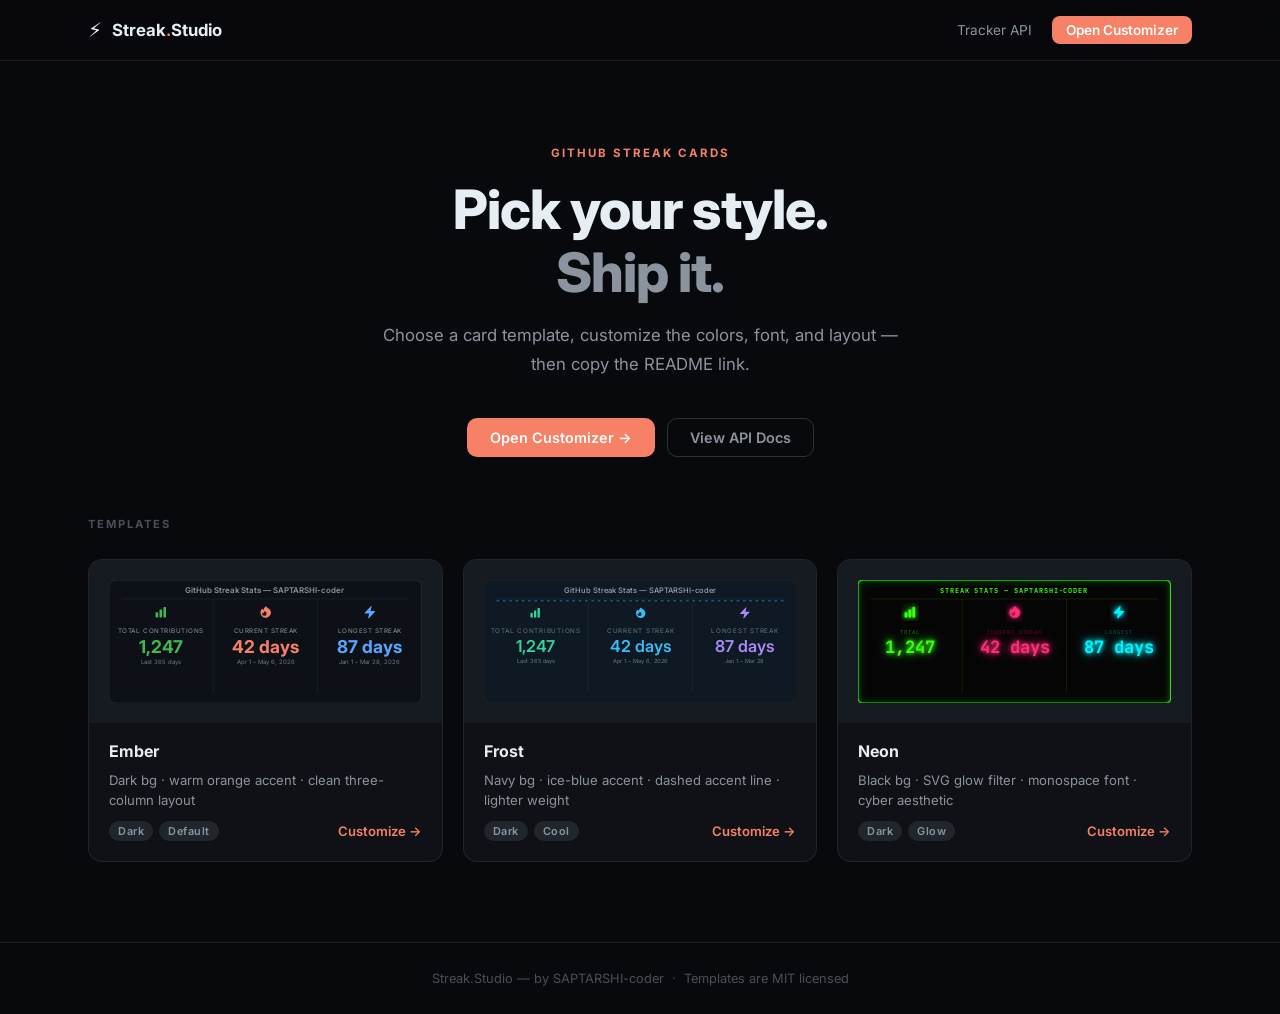
<file: index.html>
<!DOCTYPE html>
<html lang="en">
<head>
  <meta charset="UTF-8"/>
  <meta name="viewport" content="width=device-width, initial-scale=1.0"/>
  <title>Streak.Studio — GitHub Streak Card Templates</title>
  <meta name="description" content="Pick a GitHub streak card template, customize it, and embed it in your README."/>
  <link rel="preconnect" href="https://fonts.googleapis.com"/>
  <link rel="preconnect" href="https://fonts.gstatic.com" crossorigin/>
  <link href="https://fonts.googleapis.com/css2?family=Inter:wght@300;400;500;600;700;800&family=JetBrains+Mono:wght@400;500&display=swap" rel="stylesheet"/>
  <link rel="stylesheet" href="css/gallery.css"/>
</head>
<body>

  <!-- Nav -->
  <nav class="nav">
    <div class="nav-inner">
      <div class="nav-brand">
        <span class="brand-icon">&#9889;</span>
        <span>Streak<span class="brand-dot">.</span>Studio</span>
      </div>
      <div class="nav-links">
        <a href="https://github.com/SAPTARSHI-coder/github-streak-tracker" class="nav-link" target="_blank" rel="noopener">Tracker API</a>
        <a href="customizer.html" class="nav-link cta">Open Customizer</a>
      </div>
    </div>
  </nav>

  <!-- Hero -->
  <section class="hero">
    <div class="hero-eyebrow">GitHub Streak Cards</div>
    <h1 class="hero-title">Pick your style.<br/><span class="hero-dim">Ship it.</span></h1>
    <p class="hero-sub">Choose a card template, customize the colors, font, and layout — then copy the README link.</p>
    <div class="hero-actions">
      <a href="customizer.html" class="btn btn-primary">Open Customizer &#8594;</a>
      <a href="https://github.com/SAPTARSHI-coder/github-streak-tracker" class="btn btn-ghost" target="_blank" rel="noopener">View API Docs</a>
    </div>
  </section>

  <!-- Gallery -->
  <section class="section">
    <div class="section-title">Templates</div>
    <div class="gallery">

      <!-- Ember -->
      <a href="customizer.html?template=ember" class="card" data-id="ember">
        <div class="card-preview">
          <svg viewBox="0 0 495 195" xmlns="http://www.w3.org/2000/svg">
            <rect width="495" height="195" rx="10" fill="#0d1117" stroke="#30363d" stroke-width="1"/>
            <text x="247" y="20" text-anchor="middle" font-family="Inter,sans-serif" font-size="12.5" font-weight="600" fill="#8b949e">GitHub Streak Stats &#8212; SAPTARSHI-coder</text>
            <line x1="20" y1="30" x2="475" y2="30" stroke="#21262d" stroke-width="1"/>
            <line x1="165" y1="30" x2="165" y2="178" stroke="#21262d" stroke-width="1"/>
            <line x1="330" y1="30" x2="330" y2="178" stroke="#21262d" stroke-width="1"/>
            <!-- col1 total -->
            <svg x="71" y="40" width="22" height="22" viewBox="0 0 24 24">
              <path fill-rule="evenodd" clip-rule="evenodd" d="M3 13.125C3 12.504 3.504 12 4.125 12h2.25c.621 0 1.125.504 1.125 1.125v6.75C7.5 20.496 6.996 21 6.375 21h-2.25A1.125 1.125 0 0 1 3 19.875v-6.75zm6.75-4.5c0-.621.504-1.125 1.125-1.125h2.25c.621 0 1.125.504 1.125 1.125v11.25c0 .621-.504 1.125-1.125 1.125h-2.25a1.125 1.125 0 0 1-1.125-1.125V8.625zm6.75-4.5c0-.621.504-1.125 1.125-1.125h2.25C20.496 3 21 3.504 21 4.125v15.75c0 .621-.504 1.125-1.125 1.125h-2.25a1.125 1.125 0 0 1-1.125-1.125V4.125z" fill="#3fb950"/>
            </svg>
            <text x="82" y="84" text-anchor="middle" font-family="Inter,sans-serif" font-size="10" fill="#8b949e" letter-spacing="0.8">TOTAL CONTRIBUTIONS</text>
            <text x="82" y="115" text-anchor="middle" font-family="Inter,sans-serif" font-size="28" font-weight="700" fill="#3fb950">1,247</text>
            <text x="82" y="133" text-anchor="middle" font-family="Inter,sans-serif" font-size="9.5" fill="#6e7681">Last 365 days</text>
            <!-- col2 current -->
            <svg x="237" y="40" width="22" height="22" viewBox="0 0 24 24">
              <path fill-rule="evenodd" clip-rule="evenodd" d="M12.963 2.286a.75.75 0 0 0-1.071-.136 9.742 9.742 0 0 0-3.539 6.177A7.547 7.547 0 0 1 6.648 6.61a.75.75 0 0 0-1.152-.082A9 9 0 1 0 15.68 4.534a7.46 7.46 0 0 1-2.717-2.248zm.66 11.964a3.75 3.75 0 1 1-7.313-1.172c.628.465 1.35.81 2.133 1a5.99 5.99 0 0 1 1.925-3.545 3.75 3.75 0 0 1 3.255 3.717z" fill="#f78166"/>
            </svg>
            <text x="248" y="84" text-anchor="middle" font-family="Inter,sans-serif" font-size="10" fill="#8b949e" letter-spacing="0.8">CURRENT STREAK</text>
            <text x="248" y="115" text-anchor="middle" font-family="Inter,sans-serif" font-size="28" font-weight="700" fill="#f78166">42 days</text>
            <text x="248" y="133" text-anchor="middle" font-family="Inter,sans-serif" font-size="9.5" fill="#6e7681">Apr 1 &#8211; May 6, 2026</text>
            <!-- col3 longest -->
            <svg x="402" y="40" width="22" height="22" viewBox="0 0 24 24">
              <path fill-rule="evenodd" clip-rule="evenodd" d="M14.615 1.595a.75.75 0 0 1 .359.852L12.982 9.75h7.268a.75.75 0 0 1 .548 1.262l-10.5 11.25a.75.75 0 0 1-1.272-.71l1.992-7.302H3.75a.75.75 0 0 1-.548-1.262l10.5-11.25a.75.75 0 0 1 .913-.143z" fill="#58a6ff"/>
            </svg>
            <text x="413" y="84" text-anchor="middle" font-family="Inter,sans-serif" font-size="10" fill="#8b949e" letter-spacing="0.8">LONGEST STREAK</text>
            <text x="413" y="115" text-anchor="middle" font-family="Inter,sans-serif" font-size="28" font-weight="700" fill="#58a6ff">87 days</text>
            <text x="413" y="133" text-anchor="middle" font-family="Inter,sans-serif" font-size="9.5" fill="#6e7681">Jan 1 &#8211; Mar 28, 2026</text>
          </svg>
        </div>
        <div class="card-body">
          <div class="card-name">Ember</div>
          <div class="card-desc">Dark bg &#183; warm orange accent &#183; clean three-column layout</div>
          <div class="card-footer">
            <div class="card-tags"><span class="tag">Dark</span><span class="tag">Default</span></div>
            <span class="card-cta">Customize &#8594;</span>
          </div>
        </div>
      </a>

      <!-- Frost -->
      <a href="customizer.html?template=frost" class="card" data-id="frost">
        <div class="card-preview">
          <svg viewBox="0 0 495 195" xmlns="http://www.w3.org/2000/svg">
            <rect width="495" height="195" rx="12" fill="#0f1923" stroke="#1e2d3d" stroke-width="1"/>
            <line x1="20" y1="33" x2="475" y2="33" stroke="#38bdf8" stroke-width="1.5" stroke-dasharray="4 6" opacity="0.6"/>
            <text x="247" y="20" text-anchor="middle" font-family="Inter,sans-serif" font-size="12" font-weight="500" fill="#94a3b8">GitHub Streak Stats &#8212; SAPTARSHI-coder</text>
            <line x1="20" y1="30" x2="475" y2="30" stroke="#1e2d3d" stroke-width="1"/>
            <line x1="165" y1="33" x2="165" y2="178" stroke="#1e2d3d" stroke-width="1"/>
            <line x1="330" y1="33" x2="330" y2="178" stroke="#1e2d3d" stroke-width="1"/>
            <svg x="71" y="42" width="20" height="20" viewBox="0 0 24 24">
              <path fill-rule="evenodd" clip-rule="evenodd" d="M3 13.125C3 12.504 3.504 12 4.125 12h2.25c.621 0 1.125.504 1.125 1.125v6.75C7.5 20.496 6.996 21 6.375 21h-2.25A1.125 1.125 0 0 1 3 19.875v-6.75zm6.75-4.5c0-.621.504-1.125 1.125-1.125h2.25c.621 0 1.125.504 1.125 1.125v11.25c0 .621-.504 1.125-1.125 1.125h-2.25a1.125 1.125 0 0 1-1.125-1.125V8.625zm6.75-4.5c0-.621.504-1.125 1.125-1.125h2.25C20.496 3 21 3.504 21 4.125v15.75c0 .621-.504 1.125-1.125 1.125h-2.25a1.125 1.125 0 0 1-1.125-1.125V4.125z" fill="#34d399"/>
            </svg>
            <text x="82" y="84" text-anchor="middle" font-family="Inter,sans-serif" font-size="10" fill="#64748b" letter-spacing="1.2">TOTAL CONTRIBUTIONS</text>
            <text x="82" y="114" text-anchor="middle" font-family="Inter,sans-serif" font-size="26" font-weight="600" fill="#34d399">1,247</text>
            <text x="82" y="131" text-anchor="middle" font-family="Inter,sans-serif" font-size="9" fill="#64748b">Last 365 days</text>
            <svg x="238" y="42" width="20" height="20" viewBox="0 0 24 24">
              <path fill-rule="evenodd" clip-rule="evenodd" d="M12.963 2.286a.75.75 0 0 0-1.071-.136 9.742 9.742 0 0 0-3.539 6.177A7.547 7.547 0 0 1 6.648 6.61a.75.75 0 0 0-1.152-.082A9 9 0 1 0 15.68 4.534a7.46 7.46 0 0 1-2.717-2.248zm.66 11.964a3.75 3.75 0 1 1-7.313-1.172c.628.465 1.35.81 2.133 1a5.99 5.99 0 0 1 1.925-3.545 3.75 3.75 0 0 1 3.255 3.717z" fill="#38bdf8"/>
            </svg>
            <text x="248" y="84" text-anchor="middle" font-family="Inter,sans-serif" font-size="10" fill="#64748b" letter-spacing="1.2">CURRENT STREAK</text>
            <text x="248" y="114" text-anchor="middle" font-family="Inter,sans-serif" font-size="26" font-weight="600" fill="#38bdf8">42 days</text>
            <text x="248" y="131" text-anchor="middle" font-family="Inter,sans-serif" font-size="9" fill="#64748b">Apr 1 &#8211; May 6, 2026</text>
            <svg x="403" y="42" width="20" height="20" viewBox="0 0 24 24">
              <path fill-rule="evenodd" clip-rule="evenodd" d="M14.615 1.595a.75.75 0 0 1 .359.852L12.982 9.75h7.268a.75.75 0 0 1 .548 1.262l-10.5 11.25a.75.75 0 0 1-1.272-.71l1.992-7.302H3.75a.75.75 0 0 1-.548-1.262l10.5-11.25a.75.75 0 0 1 .913-.143z" fill="#a78bfa"/>
            </svg>
            <text x="413" y="84" text-anchor="middle" font-family="Inter,sans-serif" font-size="10" fill="#64748b" letter-spacing="1.2">LONGEST STREAK</text>
            <text x="413" y="114" text-anchor="middle" font-family="Inter,sans-serif" font-size="26" font-weight="600" fill="#a78bfa">87 days</text>
            <text x="413" y="131" text-anchor="middle" font-family="Inter,sans-serif" font-size="9" fill="#64748b">Jan 1 &#8211; Mar 28</text>
          </svg>
        </div>
        <div class="card-body">
          <div class="card-name">Frost</div>
          <div class="card-desc">Navy bg &#183; ice-blue accent &#183; dashed accent line &#183; lighter weight</div>
          <div class="card-footer">
            <div class="card-tags"><span class="tag">Dark</span><span class="tag">Cool</span></div>
            <span class="card-cta">Customize &#8594;</span>
          </div>
        </div>
      </a>

      <!-- Neon -->
      <a href="customizer.html?template=neon" class="card" data-id="neon">
        <div class="card-preview">
          <svg viewBox="0 0 495 195" xmlns="http://www.w3.org/2000/svg">
            <defs>
              <filter id="ng" x="-30%" y="-30%" width="160%" height="160%">
                <feGaussianBlur stdDeviation="3" result="b1"/>
                <feGaussianBlur stdDeviation="7" result="b2"/>
                <feMerge><feMergeNode in="b2"/><feMergeNode in="b1"/><feMergeNode in="SourceGraphic"/></feMerge>
              </filter>
            </defs>
            <rect width="495" height="195" rx="8" fill="#050505"/>
            <rect width="495" height="195" rx="8" fill="none" stroke="#39ff14" stroke-width="4" opacity="0.25" filter="url(#ng)"/>
            <rect width="495" height="195" rx="8" fill="none" stroke="#39ff14" stroke-width="1.5"/>
            <text x="247" y="20" text-anchor="middle" font-family="'JetBrains Mono',monospace" font-size="11" font-weight="700" fill="#39ff14" letter-spacing="1.5">STREAK STATS &#8212; SAPTARSHI-CODER</text>
            <line x1="20" y1="30" x2="475" y2="30" stroke="#1a3300" stroke-width="1"/>
            <line x1="165" y1="30" x2="165" y2="178" stroke="#1a3300" stroke-width="1"/>
            <line x1="330" y1="30" x2="330" y2="178" stroke="#1a3300" stroke-width="1"/>
            <svg x="71" y="40" width="22" height="22" viewBox="0 0 24 24" filter="url(#ng)">
              <path fill-rule="evenodd" clip-rule="evenodd" d="M3 13.125C3 12.504 3.504 12 4.125 12h2.25c.621 0 1.125.504 1.125 1.125v6.75C7.5 20.496 6.996 21 6.375 21h-2.25A1.125 1.125 0 0 1 3 19.875v-6.75zm6.75-4.5c0-.621.504-1.125 1.125-1.125h2.25c.621 0 1.125.504 1.125 1.125v11.25c0 .621-.504 1.125-1.125 1.125h-2.25a1.125 1.125 0 0 1-1.125-1.125V8.625zm6.75-4.5c0-.621.504-1.125 1.125-1.125h2.25C20.496 3 21 3.504 21 4.125v15.75c0 .621-.504 1.125-1.125 1.125h-2.25a1.125 1.125 0 0 1-1.125-1.125V4.125z" fill="#39ff14"/>
            </svg>
            <text x="82" y="85" text-anchor="middle" font-family="'JetBrains Mono',monospace" font-size="8.5" fill="#267700" letter-spacing="1.5">TOTAL</text>
            <text x="82" y="115" text-anchor="middle" font-family="'JetBrains Mono',monospace" font-size="27" font-weight="700" fill="#39ff14" filter="url(#ng)">1,247</text>
            <svg x="237" y="40" width="22" height="22" viewBox="0 0 24 24" filter="url(#ng)">
              <path fill-rule="evenodd" clip-rule="evenodd" d="M12.963 2.286a.75.75 0 0 0-1.071-.136 9.742 9.742 0 0 0-3.539 6.177A7.547 7.547 0 0 1 6.648 6.61a.75.75 0 0 0-1.152-.082A9 9 0 1 0 15.68 4.534a7.46 7.46 0 0 1-2.717-2.248zm.66 11.964a3.75 3.75 0 1 1-7.313-1.172c.628.465 1.35.81 2.133 1a5.99 5.99 0 0 1 1.925-3.545 3.75 3.75 0 0 1 3.255 3.717z" fill="#ff2d78"/>
            </svg>
            <text x="248" y="85" text-anchor="middle" font-family="'JetBrains Mono',monospace" font-size="8.5" fill="#7a0030" letter-spacing="1.5">CURRENT STREAK</text>
            <text x="248" y="115" text-anchor="middle" font-family="'JetBrains Mono',monospace" font-size="27" font-weight="700" fill="#ff2d78" filter="url(#ng)">42 days</text>
            <svg x="402" y="40" width="22" height="22" viewBox="0 0 24 24" filter="url(#ng)">
              <path fill-rule="evenodd" clip-rule="evenodd" d="M14.615 1.595a.75.75 0 0 1 .359.852L12.982 9.75h7.268a.75.75 0 0 1 .548 1.262l-10.5 11.25a.75.75 0 0 1-1.272-.71l1.992-7.302H3.75a.75.75 0 0 1-.548-1.262l10.5-11.25a.75.75 0 0 1 .913-.143z" fill="#00f5ff"/>
            </svg>
            <text x="413" y="85" text-anchor="middle" font-family="'JetBrains Mono',monospace" font-size="8.5" fill="#005a5f" letter-spacing="1.5">LONGEST</text>
            <text x="413" y="115" text-anchor="middle" font-family="'JetBrains Mono',monospace" font-size="27" font-weight="700" fill="#00f5ff" filter="url(#ng)">87 days</text>
          </svg>
        </div>
        <div class="card-body">
          <div class="card-name">Neon</div>
          <div class="card-desc">Black bg &#183; SVG glow filter &#183; monospace font &#183; cyber aesthetic</div>
          <div class="card-footer">
            <div class="card-tags"><span class="tag">Dark</span><span class="tag">Glow</span></div>
            <span class="card-cta">Customize &#8594;</span>
          </div>
        </div>
      </a>

    </div>
  </section>
  <footer class="footer">Streak.Studio &mdash; by SAPTARSHI-coder &nbsp;&#183;&nbsp; Templates are MIT licensed</footer>

</body>
</html>
</file>
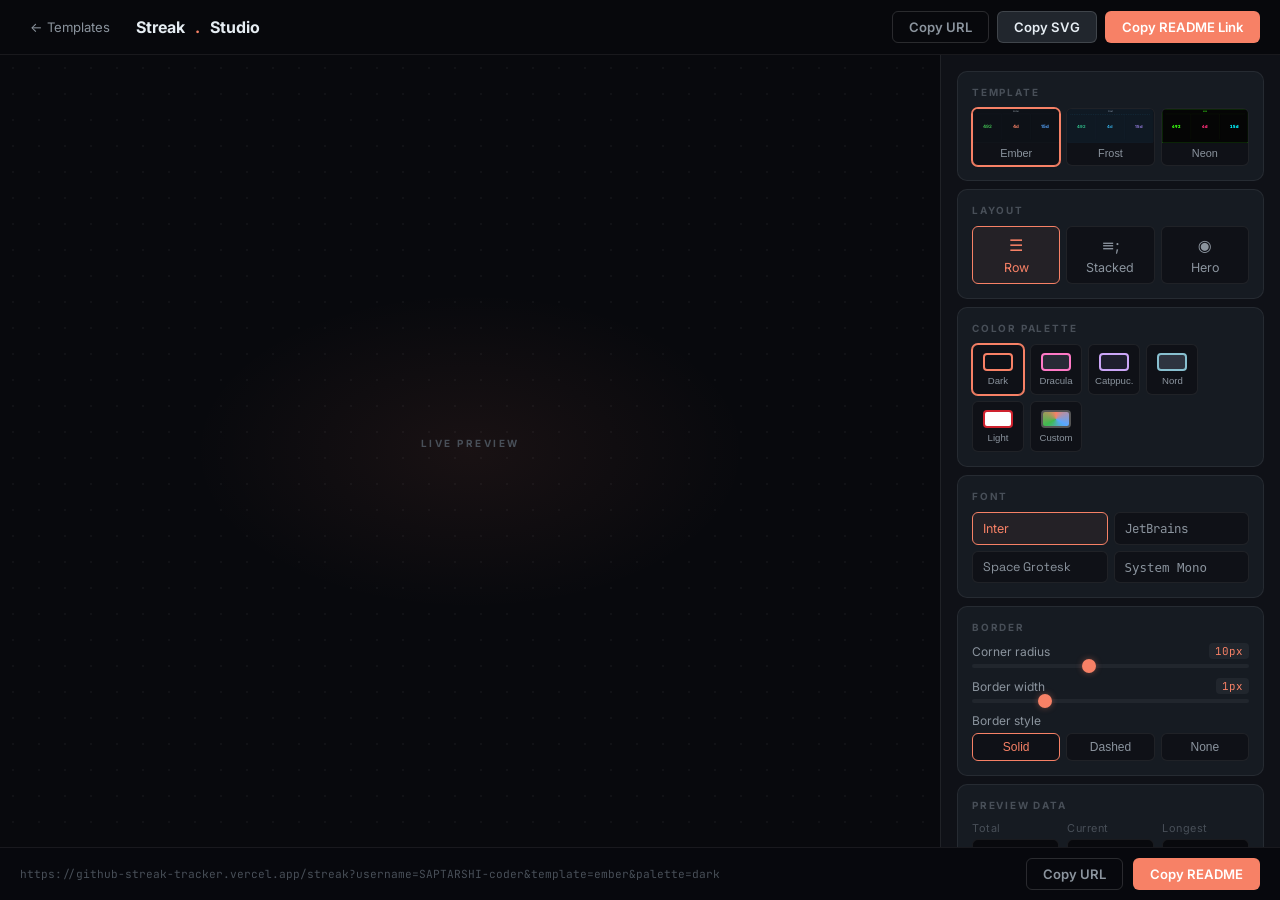
<file: customizer.html>
<!DOCTYPE html>
<html lang="en">
<head>
  <meta charset="UTF-8"/>
  <meta name="viewport" content="width=device-width, initial-scale=1.0"/>
  <title>Streak.Studio — Customizer</title>
  <meta name="description" content="Live GitHub streak card editor. Customize template, palette, font, layout and copy your README link."/>
  <link rel="preconnect" href="https://fonts.googleapis.com"/>
  <link rel="preconnect" href="https://fonts.gstatic.com" crossorigin/>
  <link href="https://fonts.googleapis.com/css2?family=Inter:wght@300;400;500;600;700&family=JetBrains+Mono:wght@400;500&family=Space+Grotesk:wght@400;500;600;700&display=swap" rel="stylesheet"/>
  <link rel="stylesheet" href="css/customizer.css"/>
</head>
<body>
<div class="app">

  <!-- ── Header ────────────────────────────────────────────────────────────── -->
  <header class="header">
    <div class="header-inner">
      <div style="display:flex;align-items:center;gap:16px;">
        <a href="index.html" class="logo-back">&#8592; Templates</a>
        <div class="logo">Streak<span class="logo-dot">.</span>Studio</div>
      </div>
      <div class="header-actions">
        <button class="btn btn-ghost" id="btn-copy-url">Copy URL</button>
        <button class="btn btn-solid" id="btn-copy-svg">Copy SVG</button>
        <button class="btn btn-accent" id="btn-copy-link">Copy README Link</button>
      </div>
    </div>
  </header>

  <!-- ── Main split ─────────────────────────────────────────────────────────── -->
  <div class="main">

    <!-- ── Left: Preview ─────────────────────────────────────────────────────── -->
    <div class="preview-panel">
      <div class="preview-label">Live Preview</div>
      <div class="preview-stage">
        <div id="preview-wrap"></div>
      </div>
      <div id="toast"></div>
    </div>

    <!-- ── Right: Controls ───────────────────────────────────────────────────── -->
    <div class="controls-panel">
      <div class="controls-inner">

        <!-- 1. Template -->
        <div class="section">
          <div class="section-hd">Template</div>
          <div class="tmpl-grid">

            <button class="tmpl-btn active" data-template="ember">
              <svg viewBox="0 0 495 195" xmlns="http://www.w3.org/2000/svg">
                <rect width="495" height="195" rx="10" fill="#0d1117" stroke="#30363d" stroke-width="1"/>
                <text x="247" y="20" text-anchor="middle" font-family="Inter,sans-serif" font-size="13" fill="#8b949e">Ember</text>
                <line x1="20" y1="28" x2="475" y2="28" stroke="#21262d" stroke-width="1"/>
                <line x1="165" y1="28" x2="165" y2="175" stroke="#21262d" stroke-width="1"/>
                <line x1="330" y1="28" x2="330" y2="175" stroke="#21262d" stroke-width="1"/>
                <text x="82" y="110" text-anchor="middle" font-family="Inter,sans-serif" font-size="26" font-weight="700" fill="#3fb950">492</text>
                <text x="248" y="110" text-anchor="middle" font-family="Inter,sans-serif" font-size="26" font-weight="700" fill="#f78166">4d</text>
                <text x="413" y="110" text-anchor="middle" font-family="Inter,sans-serif" font-size="26" font-weight="700" fill="#58a6ff">15d</text>
              </svg>
              <div class="tmpl-label">Ember</div>
            </button>

            <button class="tmpl-btn" data-template="frost">
              <svg viewBox="0 0 495 195" xmlns="http://www.w3.org/2000/svg">
                <rect width="495" height="195" rx="12" fill="#0f1923" stroke="#1e2d3d" stroke-width="1"/>
                <line x1="20" y1="30" x2="475" y2="30" stroke="#38bdf8" stroke-width="1.5" stroke-dasharray="4 6" opacity="0.6"/>
                <text x="247" y="20" text-anchor="middle" font-family="Inter,sans-serif" font-size="13" fill="#94a3b8">Frost</text>
                <line x1="165" y1="30" x2="165" y2="175" stroke="#1e2d3d" stroke-width="1"/>
                <line x1="330" y1="30" x2="330" y2="175" stroke="#1e2d3d" stroke-width="1"/>
                <text x="82" y="110" text-anchor="middle" font-family="Inter,sans-serif" font-size="24" font-weight="600" fill="#34d399">492</text>
                <text x="248" y="110" text-anchor="middle" font-family="Inter,sans-serif" font-size="24" font-weight="600" fill="#38bdf8">4d</text>
                <text x="413" y="110" text-anchor="middle" font-family="Inter,sans-serif" font-size="24" font-weight="600" fill="#a78bfa">15d</text>
              </svg>
              <div class="tmpl-label">Frost</div>
            </button>

            <button class="tmpl-btn" data-template="neon">
              <svg viewBox="0 0 495 195" xmlns="http://www.w3.org/2000/svg">
                <defs>
                  <filter id="tng"><feGaussianBlur stdDeviation="4" result="b"/><feMerge><feMergeNode in="b"/><feMergeNode in="SourceGraphic"/></feMerge></filter>
                </defs>
                <rect width="495" height="195" rx="8" fill="#050505" stroke="#39ff14" stroke-width="1.5"/>
                <text x="247" y="20" text-anchor="middle" font-family="'JetBrains Mono',monospace" font-size="11" fill="#39ff14" letter-spacing="1">NEON</text>
                <line x1="20" y1="28" x2="475" y2="28" stroke="#1a3300" stroke-width="1"/>
                <line x1="165" y1="28" x2="165" y2="175" stroke="#1a3300" stroke-width="1"/>
                <line x1="330" y1="28" x2="330" y2="175" stroke="#1a3300" stroke-width="1"/>
                <text x="82" y="110" text-anchor="middle" font-family="'JetBrains Mono',monospace" font-size="24" font-weight="700" fill="#39ff14" filter="url(#tng)">492</text>
                <text x="248" y="110" text-anchor="middle" font-family="'JetBrains Mono',monospace" font-size="24" font-weight="700" fill="#ff2d78" filter="url(#tng)">4d</text>
                <text x="413" y="110" text-anchor="middle" font-family="'JetBrains Mono',monospace" font-size="24" font-weight="700" fill="#00f5ff" filter="url(#tng)">15d</text>
              </svg>
              <div class="tmpl-label">Neon</div>
            </button>

          </div>
        </div>

        <!-- 2. Layout -->
        <div class="section">
          <div class="section-hd">Layout</div>
          <div class="layout-row">
            <button class="layout-btn active" data-layout="row">
              <span class="layout-icon">&#9776;</span>Row
            </button>
            <button class="layout-btn" data-layout="stacked">
              <span class="layout-icon">&#9≡;</span>Stacked
            </button>
            <button class="layout-btn" data-layout="hero">
              <span class="layout-icon">&#9673;</span>Hero
            </button>
          </div>
        </div>

        <!-- 3. Palette -->
        <div class="section">
          <div class="section-hd">Color Palette</div>
          <div class="palette-row">
            <button class="palette-btn active" data-palette="dark">
              <span class="swatch" style="--s-bg:#0d1117;--s-border:#30363d;background:#0d1117;border-color:#f78166;"></span>
              <span class="swatch-name">Dark</span>
            </button>
            <button class="palette-btn" data-palette="dracula">
              <span class="swatch" style="background:#282a36;border-color:#ff79c6;"></span>
              <span class="swatch-name">Dracula</span>
            </button>
            <button class="palette-btn" data-palette="catppuccin">
              <span class="swatch" style="background:#1e1e2e;border-color:#cba6f7;"></span>
              <span class="swatch-name">Catppuc.</span>
            </button>
            <button class="palette-btn" data-palette="nord">
              <span class="swatch" style="background:#2e3440;border-color:#88c0d0;"></span>
              <span class="swatch-name">Nord</span>
            </button>
            <button class="palette-btn" data-palette="light">
              <span class="swatch" style="background:#ffffff;border-color:#cf222e;"></span>
              <span class="swatch-name">Light</span>
            </button>
            <button class="palette-btn" data-palette="custom">
              <span class="swatch" style="background:conic-gradient(#f78166,#58a6ff,#3fb950,#f78166);border-color:#555;"></span>
              <span class="swatch-name">Custom</span>
            </button>
          </div>

          <!-- Custom color pickers (hidden unless palette=custom) -->
          <div id="custom-panel" hidden>
            <div class="color-grid">
              <div class="color-row"><label>Background</label>    <div class="color-input-wrap"><input type="color" class="color-pick" id="cc-bg"           value="#0d1117"/><input type="text" class="color-hex" id="cc-bg-hex"           value="#0d1117" maxlength="7"/></div></div>
              <div class="color-row"><label>Border</label>        <div class="color-input-wrap"><input type="color" class="color-pick" id="cc-border"       value="#30363d"/><input type="text" class="color-hex" id="cc-border-hex"       value="#30363d" maxlength="7"/></div></div>
              <div class="color-row"><label>Title text</label>    <div class="color-input-wrap"><input type="color" class="color-pick" id="cc-title"        value="#8b949e"/><input type="text" class="color-hex" id="cc-title-hex"        value="#8b949e" maxlength="7"/></div></div>
              <div class="color-row"><label>Value text</label>    <div class="color-input-wrap"><input type="color" class="color-pick" id="cc-value"        value="#e6edf3"/><input type="text" class="color-hex" id="cc-value-hex"        value="#e6edf3" maxlength="7"/></div></div>
              <div class="color-row"><label>Accent (streak)</label><div class="color-input-wrap"><input type="color" class="color-pick" id="cc-accent"      value="#f78166"/><input type="text" class="color-hex" id="cc-accent-hex"      value="#f78166" maxlength="7"/></div></div>
              <div class="color-row"><label>Alt (longest)</label>  <div class="color-input-wrap"><input type="color" class="color-pick" id="cc-accentAlt"   value="#58a6ff"/><input type="text" class="color-hex" id="cc-accentAlt-hex"   value="#58a6ff" maxlength="7"/></div></div>
              <div class="color-row"><label>Green (total)</label>  <div class="color-input-wrap"><input type="color" class="color-pick" id="cc-accentGreen" value="#3fb950"/><input type="text" class="color-hex" id="cc-accentGreen-hex" value="#3fb950" maxlength="7"/></div></div>
              <div class="color-row"><label>Subtext</label>        <div class="color-input-wrap"><input type="color" class="color-pick" id="cc-subtext"     value="#6e7681"/><input type="text" class="color-hex" id="cc-subtext-hex"     value="#6e7681" maxlength="7"/></div></div>
              <div class="color-row"><label>Divider</label>        <div class="color-input-wrap"><input type="color" class="color-pick" id="cc-divider"     value="#21262d"/><input type="text" class="color-hex" id="cc-divider-hex"     value="#21262d" maxlength="7"/></div></div>
            </div>
          </div>
        </div>

        <!-- 4. Font -->
        <div class="section">
          <div class="section-hd">Font</div>
          <div class="font-row">
            <button class="font-btn active" data-font="inter" style="font-family:'Inter',sans-serif">Inter</button>
            <button class="font-btn" data-font="jetbrains" style="font-family:'JetBrains Mono',monospace">JetBrains</button>
            <button class="font-btn" data-font="spacegrotesk" style="font-family:'Space Grotesk',sans-serif">Space Grotesk</button>
            <button class="font-btn" data-font="mono" style="font-family:monospace">System Mono</button>
          </div>
        </div>

        <!-- 5. Border -->
        <div class="section">
          <div class="section-hd">Border</div>

          <div class="ctrl-group">
            <label>Corner radius <span class="val-badge" id="radius-val">10px</span></label>
            <input type="range" class="slider" id="ctrl-radius" min="0" max="24" value="10"/>
          </div>

          <div class="ctrl-group">
            <label>Border width <span class="val-badge" id="border-width-val">1px</span></label>
            <input type="range" class="slider" id="ctrl-border-width" min="0" max="4" value="1" step="0.5"/>
          </div>

          <div class="ctrl-group">
            <label>Border style</label>
            <div class="style-row">
              <button class="border-style-btn active" data-style="solid">Solid</button>
              <button class="border-style-btn" data-style="dashed">Dashed</button>
              <button class="border-style-btn" data-style="none">None</button>
            </div>
          </div>
        </div>

        <!-- 6. Preview data -->
        <div class="section">
          <div class="section-hd">Preview Data</div>
          <div class="num-row">
            <div class="num-group">
              <label>Total</label>
              <input type="number" class="num-input" id="ctrl-total" value="1247" min="0"/>
            </div>
            <div class="num-group">
              <label>Current</label>
              <input type="number" class="num-input" id="ctrl-current" value="42" min="0"/>
            </div>
            <div class="num-group">
              <label>Longest</label>
              <input type="number" class="num-input" id="ctrl-longest" value="87" min="0"/>
            </div>
          </div>
        </div>

        <!-- 7. Username -->
        <div class="section">
          <div class="section-hd">GitHub Username</div>
          <input type="text" class="input" id="ctrl-username" placeholder="your-github-username" value="SAPTARSHI-coder"/>
        </div>

      </div><!-- /.controls-inner -->
    </div><!-- /.controls-panel -->

  </div><!-- /.main -->

  <!-- ── Bottom bar ────────────────────────────────────────────────────────── -->
  <div class="bottom-bar">
    <div class="url-preview" id="url-preview">https://github-streak-tracker.vercel.app/streak?username=SAPTARSHI-coder&amp;template=ember&amp;palette=dark</div>
    <button class="btn btn-ghost" id="btn-copy-url-bar">Copy URL</button>
    <button class="btn btn-accent" id="btn-copy-link-bar">Copy README</button>
  </div>

</div><!-- /.app -->

<!-- ── Scripts: load order matters ───────────────────────────────────────────
     icons → templates (ember/frost/neon) → index → palettes → customizer
-->
<script src="js/icons.js"></script>
<script src="js/templates/ember.js"></script>
<script src="js/templates/frost.js"></script>
<script src="js/templates/neon.js"></script>
<script src="js/templates/index.js"></script>
<script src="js/palettes.js"></script>
<script src="js/customizer.js"></script>

<script>
  // Wire up the bottom-bar duplicate buttons
  document.getElementById('btn-copy-url-bar').addEventListener('click', function () {
    document.getElementById('btn-copy-url').click();
  });
  document.getElementById('btn-copy-link-bar').addEventListener('click', function () {
    document.getElementById('btn-copy-link').click();
  });
</script>

</body>
</html>
</file>
<file: css/gallery.css>
/* ── Reset ──────────────────────────────────────────────────────────────────── */
*, *::before, *::after { box-sizing: border-box; margin: 0; padding: 0; }

:root {
  --bg0:      #08090d;
  --bg1:      #0f1117;
  --bg2:      #161b22;
  --bg3:      #21262d;
  --border:   rgba(255,255,255,0.08);
  --border-h: rgba(255,255,255,0.16);
  --text:     #e6edf3;
  --text-2:   #8b949e;
  --text-3:   #484f58;
  --accent:   #f78166;
  --accent-b: rgba(247,129,102,0.18);
  --radius:   14px;
  --font:     'Inter', system-ui, sans-serif;
  --mono:     'JetBrains Mono', monospace;
  --ease:     cubic-bezier(0.4, 0, 0.2, 1);
}

html { scroll-behavior: smooth; }
body {
  font-family: var(--font);
  background: var(--bg0);
  color: var(--text);
  min-height: 100vh;
  -webkit-font-smoothing: antialiased;
}

/* ── Nav ────────────────────────────────────────────────────────────────────── */
.nav {
  position: sticky; top: 0; z-index: 50;
  background: rgba(8,9,13,0.88);
  backdrop-filter: blur(20px);
  border-bottom: 1px solid var(--border);
}
.nav-inner {
  max-width: 1160px; margin: 0 auto;
  padding: 0 28px; height: 60px;
  display: flex; align-items: center; justify-content: space-between;
}
.nav-brand { display: flex; align-items: center; gap: 10px; font-weight: 700; font-size: 1.05rem; }
.brand-icon { font-size: 1.25rem; }
.brand-dot  { color: var(--accent); }
.nav-links  { display: flex; align-items: center; gap: 6px; }
.nav-link {
  padding: 6px 14px; border-radius: 8px;
  font-size: 0.85rem; color: var(--text-2);
  text-decoration: none; transition: background 0.15s var(--ease), color 0.15s var(--ease);
}
.nav-link:hover  { background: var(--bg2); color: var(--text); }
.nav-link.cta    { background: var(--accent); color: #fff; font-weight: 600; }
.nav-link.cta:hover { background: #ff9580; }

/* ── Hero ───────────────────────────────────────────────────────────────────── */
.hero {
  max-width: 1160px; margin: 0 auto;
  padding: 80px 28px 60px;
  text-align: center;
}
.hero-eyebrow {
  display: inline-block;
  font-size: 0.72rem; font-weight: 700; letter-spacing: 2px; text-transform: uppercase;
  color: var(--accent); margin-bottom: 18px;
}
.hero-title {
  font-size: clamp(2rem, 5vw, 3.4rem);
  font-weight: 800; line-height: 1.15; letter-spacing: -1px;
  margin-bottom: 18px;
}
.hero-dim { color: var(--text-2); }
.hero-sub {
  font-size: 1.05rem; color: var(--text-2); max-width: 520px;
  margin: 0 auto 40px; line-height: 1.7;
}
.hero-actions { display: flex; align-items: center; justify-content: center; gap: 12px; flex-wrap: wrap; }

/* ── Buttons ────────────────────────────────────────────────────────────────── */
.btn {
  display: inline-flex; align-items: center; gap: 8px;
  padding: 10px 22px; border-radius: 10px;
  font-family: var(--font); font-size: 0.9rem; font-weight: 600;
  border: 1px solid transparent; cursor: pointer; transition: all 0.16s var(--ease);
  text-decoration: none; white-space: nowrap;
}
.btn-primary { background: var(--accent); color: #fff; }
.btn-primary:hover { background: #ff9580; transform: translateY(-1px); box-shadow: 0 8px 24px rgba(247,129,102,0.35); }
.btn-ghost   { background: transparent; border-color: var(--border-h); color: var(--text-2); }
.btn-ghost:hover { background: var(--bg2); color: var(--text); }

/* ── Gallery grid ───────────────────────────────────────────────────────────── */
.section { max-width: 1160px; margin: 0 auto; padding: 0 28px 80px; }
.section-title {
  font-size: 0.7rem; font-weight: 700; letter-spacing: 2px;
  text-transform: uppercase; color: var(--text-3); margin-bottom: 28px;
}

.gallery {
  display: grid;
  grid-template-columns: repeat(auto-fill, minmax(320px, 1fr));
  gap: 20px;
}

.card {
  background: var(--bg1);
  border: 1px solid var(--border);
  border-radius: var(--radius);
  overflow: hidden;
  text-decoration: none; color: inherit;
  transition: border-color 0.2s var(--ease), transform 0.2s var(--ease), box-shadow 0.2s var(--ease);
  display: flex; flex-direction: column;
}
.card:hover {
  border-color: var(--border-h);
  transform: translateY(-3px);
  box-shadow: 0 16px 40px rgba(0,0,0,0.4);
}

.card-preview {
  padding: 20px; background: var(--bg2);
  display: flex; align-items: center; justify-content: center;
  min-height: 130px;
}
.card-preview svg { width: 100%; height: auto; display: block; max-width: 495px; }

.card-body { padding: 18px 20px 20px; display: flex; flex-direction: column; gap: 10px; }
.card-name { font-size: 1rem; font-weight: 700; }
.card-desc { font-size: 0.82rem; color: var(--text-2); line-height: 1.5; }
.card-footer { display: flex; align-items: center; justify-content: space-between; margin-top: auto; }
.card-tags { display: flex; gap: 6px; flex-wrap: wrap; }
.tag {
  font-size: 0.68rem; font-weight: 600; letter-spacing: 0.5px;
  padding: 3px 9px; border-radius: 999px;
  background: var(--bg3); color: var(--text-2);
}
.card-cta {
  font-size: 0.82rem; font-weight: 600; color: var(--accent);
  transition: gap 0.15s; display: flex; align-items: center; gap: 4px;
}
.card:hover .card-cta { gap: 8px; }

/* ── Footer ─────────────────────────────────────────────────────────────────── */
.footer {
  border-top: 1px solid var(--border);
  text-align: center; padding: 28px;
  font-size: 0.8rem; color: var(--text-3);
}

/* ── Responsive ─────────────────────────────────────────────────────────────── */
@media (max-width: 600px) {
  .nav-links .nav-link:not(.cta) { display: none; }
  .hero { padding: 50px 20px 40px; }
  .section { padding: 0 20px 60px; }
}
</file>
<file: css/customizer.css>
/* ── Reset ──────────────────────────────────────────────────────────────────── */
*, *::before, *::after { box-sizing: border-box; margin: 0; padding: 0; }

:root {
  --bg0:      #08090d;
  --bg1:      #0f1117;
  --bg2:      #161b22;
  --bg3:      #21262d;
  --bg4:      #2d333b;
  --border:   rgba(255,255,255,0.07);
  --border-h: rgba(255,255,255,0.14);
  --text:     #e6edf3;
  --text-2:   #8b949e;
  --text-3:   #484f58;
  --accent:   #f78166;
  --accent-g: rgba(247,129,102,0.2);
  --green:    #3fb950;
  --radius-s: 6px;
  --radius-m: 10px;
  --radius-l: 14px;
  --font:     'Inter', system-ui, sans-serif;
  --mono:     'JetBrains Mono', monospace;
  --ease:     cubic-bezier(0.4, 0, 0.2, 1);
  --dur:      0.16s;
}

html, body { height: 100%; }
body {
  font-family: var(--font);
  background: var(--bg0);
  color: var(--text);
  display: flex; flex-direction: column;
  -webkit-font-smoothing: antialiased;
  overflow: hidden;
}

/* ── App shell ──────────────────────────────────────────────────────────────── */
.app { display: flex; flex-direction: column; height: 100vh; overflow: hidden; }

/* ── Header ─────────────────────────────────────────────────────────────────── */
.header {
  flex-shrink: 0;
  background: rgba(8,9,13,0.9);
  backdrop-filter: blur(20px);
  border-bottom: 1px solid var(--border);
  z-index: 100;
}
.header-inner {
  height: 54px; padding: 0 20px;
  display: flex; align-items: center; justify-content: space-between;
}
.logo { display: flex; align-items: center; gap: 10px; font-weight: 700; font-size: 1rem; }
.logo-dot { color: var(--accent); }
.logo-back {
  display: flex; align-items: center; gap: 6px;
  font-size: 0.82rem; color: var(--text-2);
  text-decoration: none; padding: 5px 10px; border-radius: var(--radius-s);
  transition: background var(--dur) var(--ease), color var(--dur) var(--ease);
}
.logo-back:hover { background: var(--bg2); color: var(--text); }
.header-actions { display: flex; align-items: center; gap: 8px; }

/* ── Buttons ────────────────────────────────────────────────────────────────── */
.btn {
  display: inline-flex; align-items: center; gap: 6px;
  padding: 7px 16px; border-radius: var(--radius-s);
  font-family: var(--font); font-size: 0.82rem; font-weight: 600;
  border: 1px solid transparent; cursor: pointer;
  transition: all var(--dur) var(--ease); white-space: nowrap;
}
.btn-ghost  { background: transparent; border-color: var(--border-h); color: var(--text-2); }
.btn-ghost:hover { background: var(--bg2); color: var(--text); }
.btn-accent { background: var(--accent); color: #fff; }
.btn-accent:hover { background: #ff9580; box-shadow: 0 4px 16px var(--accent-g); }
.btn-solid  { background: var(--bg3); border-color: var(--border-h); color: var(--text); }
.btn-solid:hover { background: var(--bg4); }

/* ── Main split pane ────────────────────────────────────────────────────────── */
.main {
  flex: 1; display: grid;
  grid-template-columns: 1fr 340px;
  overflow: hidden;
}

/* ── Preview panel ──────────────────────────────────────────────────────────── */
.preview-panel {
  display: flex; flex-direction: column;
  align-items: center; justify-content: center;
  background: var(--bg0); position: relative; overflow: hidden;
  gap: 16px;
}
/* dot-grid texture */
.preview-panel::before {
  content: '';
  position: absolute; inset: 0;
  background-image: radial-gradient(circle, rgba(255,255,255,0.035) 1px, transparent 1px);
  background-size: 26px 26px;
  pointer-events: none;
}
/* accent glow behind card */
.preview-panel::after {
  content: '';
  position: absolute; width: 560px; height: 320px; border-radius: 50%;
  background: radial-gradient(ellipse, rgba(247,129,102,0.07) 0%, transparent 70%);
  pointer-events: none;
}
.preview-label {
  font-size: 0.62rem; font-weight: 700; letter-spacing: 2.5px;
  text-transform: uppercase; color: var(--text-3); z-index: 1;
}
.preview-stage {
  z-index: 1; width: 100%; padding: 0 40px;
  display: flex; align-items: center; justify-content: center;
}
#preview-wrap { max-width: 520px; width: 100%; filter: drop-shadow(0 20px 60px rgba(0,0,0,0.6)); }
#preview-wrap svg { width: 100%; height: auto; display: block; }

/* copy toast */
#toast {
  position: absolute; bottom: 24px; left: 50%;
  transform: translateX(-50%) translateY(60px);
  background: var(--green); color: #000;
  font-weight: 700; font-size: 0.82rem; padding: 8px 20px;
  border-radius: 999px; opacity: 0;
  transition: transform 0.3s cubic-bezier(0.34,1.56,0.64,1), opacity 0.3s;
  z-index: 10; pointer-events: none;
}
#toast.show { transform: translateX(-50%) translateY(0); opacity: 1; }

/* ── Control panel ──────────────────────────────────────────────────────────── */
.controls-panel {
  border-left: 1px solid var(--border);
  background: var(--bg1);
  overflow-y: auto;
  scrollbar-width: thin;
  scrollbar-color: var(--bg3) transparent;
}
.controls-panel::-webkit-scrollbar { width: 4px; }
.controls-panel::-webkit-scrollbar-thumb { background: var(--bg3); border-radius: 2px; }

.controls-inner { padding: 16px 16px 48px; display: flex; flex-direction: column; gap: 8px; }

/* ── Section card ───────────────────────────────────────────────────────────── */
.section {
  background: var(--bg2);
  border: 1px solid var(--border);
  border-radius: var(--radius-m);
  padding: 14px;
  display: flex; flex-direction: column; gap: 10px;
}
.section-hd {
  font-size: 0.62rem; font-weight: 700; letter-spacing: 1.8px;
  text-transform: uppercase; color: var(--text-3);
}

/* ── Template thumbs ────────────────────────────────────────────────────────── */
.tmpl-grid { display: grid; grid-template-columns: repeat(3, 1fr); gap: 6px; }
.tmpl-btn {
  border: 1px solid var(--border);
  border-radius: var(--radius-s);
  background: var(--bg1);
  cursor: pointer; padding: 0; overflow: hidden;
  transition: border-color var(--dur) var(--ease), transform var(--dur) var(--ease);
}
.tmpl-btn:hover  { border-color: var(--border-h); transform: translateY(-2px); }
.tmpl-btn.active { border-color: var(--accent); box-shadow: 0 0 0 1px var(--accent); }
.tmpl-btn svg    { width: 100%; height: auto; display: block; }
.tmpl-label { font-size: 0.68rem; color: var(--text-2); text-align: center; padding: 4px 0 6px; }

/* ── Layout picker ──────────────────────────────────────────────────────────── */
.layout-row { display: flex; gap: 6px; }
.layout-btn {
  flex: 1; padding: 8px 6px;
  border: 1px solid var(--border); border-radius: var(--radius-s);
  background: var(--bg1); cursor: pointer; color: var(--text-2);
  font-family: var(--font); font-size: 0.78rem;
  display: flex; flex-direction: column; align-items: center; gap: 5px;
  transition: border-color var(--dur) var(--ease), color var(--dur) var(--ease);
}
.layout-btn:hover  { border-color: var(--border-h); color: var(--text); }
.layout-btn.active { border-color: var(--accent); color: var(--accent); background: rgba(247,129,102,0.06); }
.layout-icon { font-size: 1rem; }

/* ── Palette swatches ───────────────────────────────────────────────────────── */
.palette-row { display: flex; gap: 6px; flex-wrap: wrap; }
.palette-btn {
  display: flex; flex-direction: column; align-items: center; gap: 4px;
  padding: 8px 6px; min-width: 52px;
  border: 1px solid var(--border); border-radius: var(--radius-s);
  background: var(--bg1); cursor: pointer;
  transition: border-color var(--dur) var(--ease), transform var(--dur) var(--ease);
}
.palette-btn:hover  { border-color: var(--border-h); transform: translateY(-2px); }
.palette-btn.active { border-color: var(--accent); box-shadow: 0 0 0 1px var(--accent); }
.swatch {
  width: 30px; height: 18px; border-radius: 4px;
  border: 2px solid var(--s-border, #444);
  background: var(--s-bg, #111);
}
.swatch-name { font-size: 0.6rem; color: var(--text-2); white-space: nowrap; }

/* ── Custom colors ──────────────────────────────────────────────────────────── */
.color-grid { display: flex; flex-direction: column; gap: 6px; }
.color-row  { display: flex; align-items: center; gap: 8px; }
.color-row label { font-size: 0.75rem; color: var(--text-2); flex: 1; white-space: nowrap; }
.color-pick {
  width: 28px; height: 24px; border-radius: 4px; border: 1px solid var(--border);
  background: none; cursor: pointer; padding: 2px;
}
.color-pick::-webkit-color-swatch-wrapper { padding: 0; }
.color-pick::-webkit-color-swatch { border: none; border-radius: 3px; }
.color-hex {
  width: 78px; background: var(--bg0); border: 1px solid var(--border);
  border-radius: var(--radius-s); color: var(--text);
  font-family: var(--mono); font-size: 0.72rem; padding: 4px 7px;
  outline: none; transition: border-color var(--dur) var(--ease);
}
.color-hex:focus { border-color: var(--accent); }

/* ── Font buttons ───────────────────────────────────────────────────────────── */
.font-row { display: grid; grid-template-columns: 1fr 1fr; gap: 6px; }
.font-btn {
  padding: 7px 10px; border: 1px solid var(--border);
  border-radius: var(--radius-s); background: var(--bg1);
  color: var(--text-2); font-size: 0.78rem; cursor: pointer;
  transition: border-color var(--dur) var(--ease), color var(--dur) var(--ease);
  text-align: left;
}
.font-btn:hover  { border-color: var(--border-h); color: var(--text); }
.font-btn.active { border-color: var(--accent); color: var(--accent); background: rgba(247,129,102,0.06); }

/* ── Border controls ────────────────────────────────────────────────────────── */
.ctrl-group { display: flex; flex-direction: column; gap: 5px; }
.ctrl-group label {
  font-size: 0.75rem; color: var(--text-2);
  display: flex; align-items: center; justify-content: space-between;
}
.val-badge {
  background: var(--bg3); border-radius: 4px;
  padding: 1px 6px; font-family: var(--mono);
  font-size: 0.68rem; color: var(--accent);
}
.slider {
  -webkit-appearance: none; appearance: none;
  width: 100%; height: 4px; border-radius: 2px;
  background: var(--bg3); outline: none; cursor: pointer;
}
.slider::-webkit-slider-thumb {
  -webkit-appearance: none; width: 14px; height: 14px;
  border-radius: 50%; background: var(--accent);
  box-shadow: 0 0 6px rgba(247,129,102,0.4);
  transition: transform var(--dur) var(--ease);
}
.slider::-webkit-slider-thumb:hover { transform: scale(1.3); }
.slider::-moz-range-thumb {
  width: 14px; height: 14px; border-radius: 50%;
  background: var(--accent); border: none; cursor: pointer;
}
.style-row { display: flex; gap: 6px; }
.border-style-btn {
  flex: 1; padding: 6px; border: 1px solid var(--border);
  border-radius: var(--radius-s); background: var(--bg1);
  color: var(--text-2); font-size: 0.75rem; cursor: pointer;
  transition: border-color var(--dur) var(--ease), color var(--dur) var(--ease);
}
.border-style-btn:hover  { border-color: var(--border-h); color: var(--text); }
.border-style-btn.active { border-color: var(--accent); color: var(--accent); }

/* ── Text input ─────────────────────────────────────────────────────────────── */
.input {
  width: 100%; background: var(--bg0); border: 1px solid var(--border);
  border-radius: var(--radius-s); color: var(--text);
  font-family: var(--font); font-size: 0.85rem; padding: 7px 11px;
  outline: none; transition: border-color var(--dur) var(--ease);
}
.input:focus { border-color: var(--accent); box-shadow: 0 0 0 2px rgba(247,129,102,0.15); }

/* ── Number input row ───────────────────────────────────────────────────────── */
.num-row { display: flex; gap: 8px; }
.num-group { flex: 1; display: flex; flex-direction: column; gap: 4px; }
.num-group label { font-size: 0.68rem; color: var(--text-3); letter-spacing: 0.5px; }
.num-input {
  width: 100%; background: var(--bg0); border: 1px solid var(--border);
  border-radius: var(--radius-s); color: var(--text);
  font-family: var(--mono); font-size: 0.82rem; padding: 6px 8px;
  outline: none; text-align: center;
  transition: border-color var(--dur) var(--ease);
}
.num-input:focus { border-color: var(--accent); }

/* ── Bottom bar ─────────────────────────────────────────────────────────────── */
.bottom-bar {
  grid-column: 1 / -1;
  border-top: 1px solid var(--border);
  background: rgba(8,9,13,0.95);
  padding: 10px 20px;
  display: flex; align-items: center; gap: 10px;
  flex-shrink: 0;
}
.url-preview {
  flex: 1; font-family: var(--mono); font-size: 0.7rem;
  color: var(--text-3); overflow: hidden; text-overflow: ellipsis; white-space: nowrap;
}

/* ── Responsive ─────────────────────────────────────────────────────────────── */
@media (max-width: 900px) {
  body { overflow: auto; }
  .app  { height: auto; overflow: visible; }
  .main { grid-template-columns: 1fr; }
  .preview-panel { min-height: 280px; padding: 40px 20px; overflow: visible; }
  .controls-panel { border-left: none; border-top: 1px solid var(--border); overflow: visible; }
  .bottom-bar { position: sticky; bottom: 0; }
}
</file>
